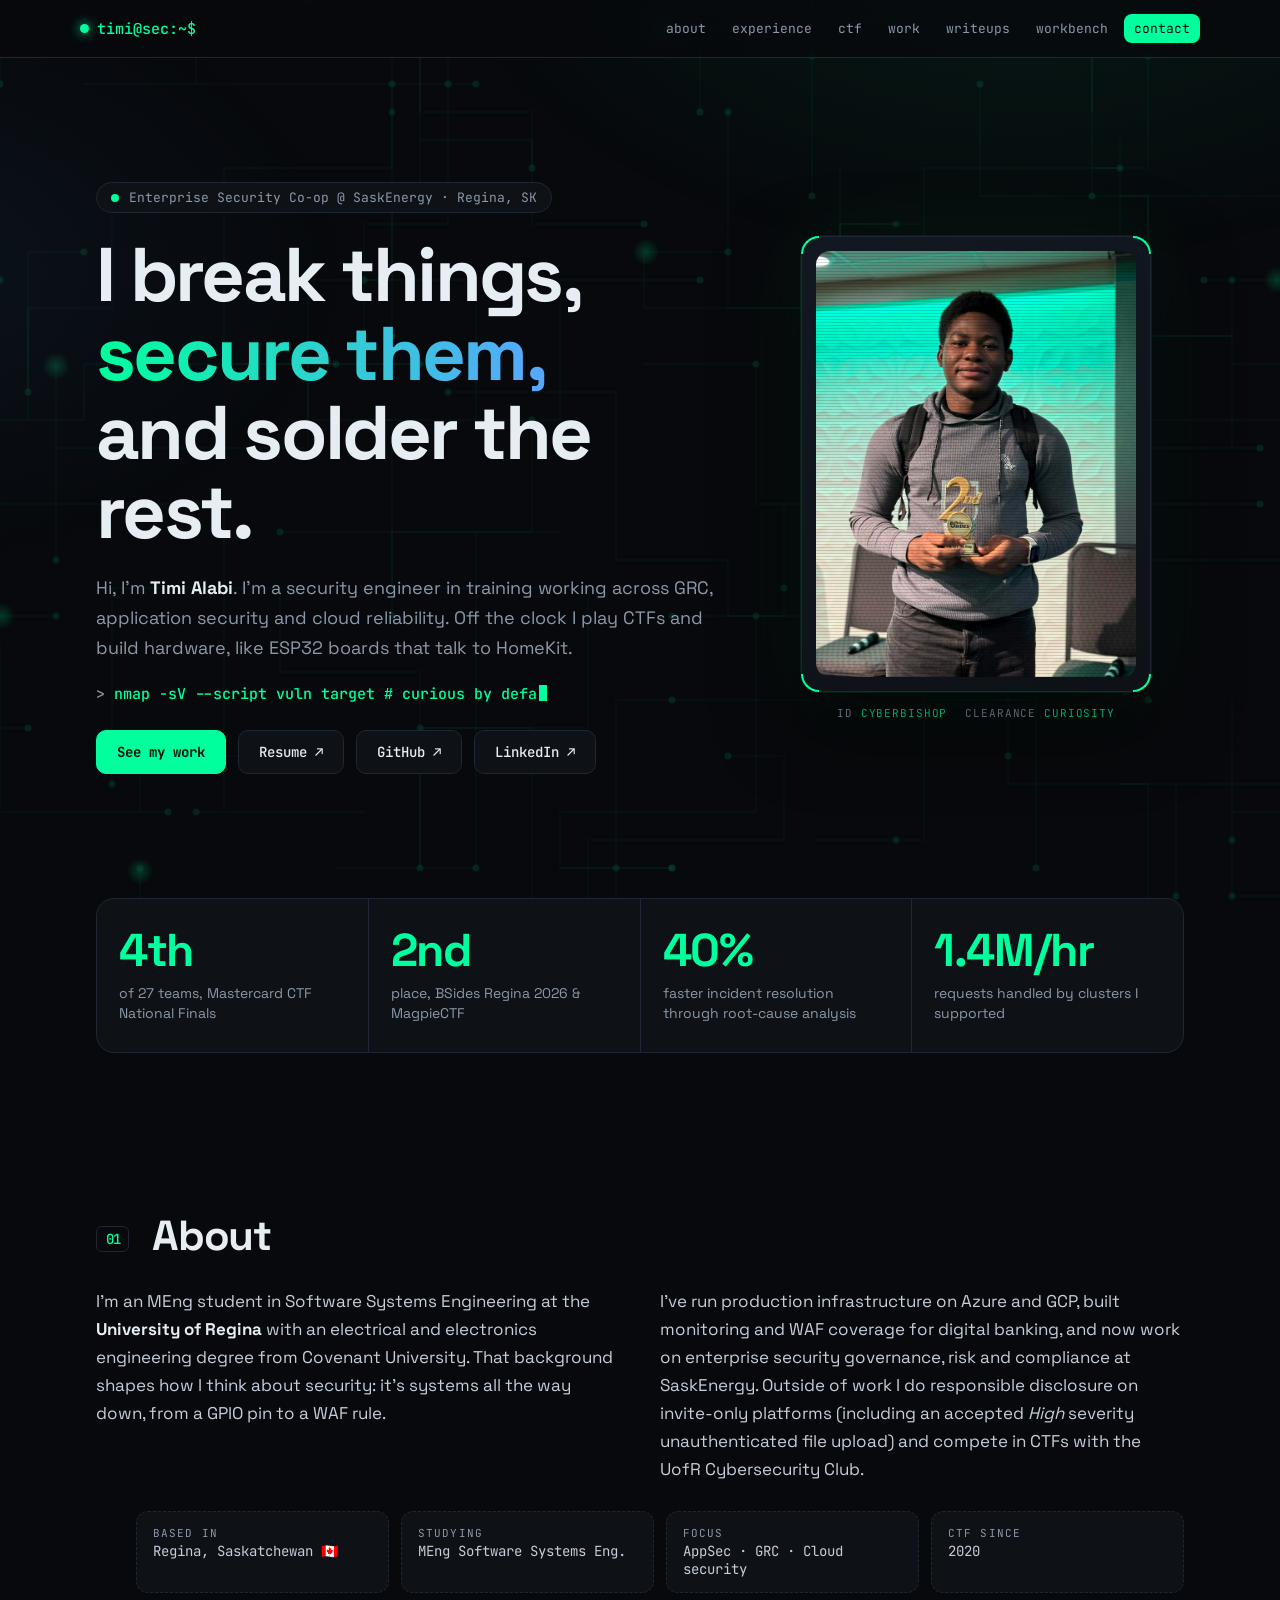
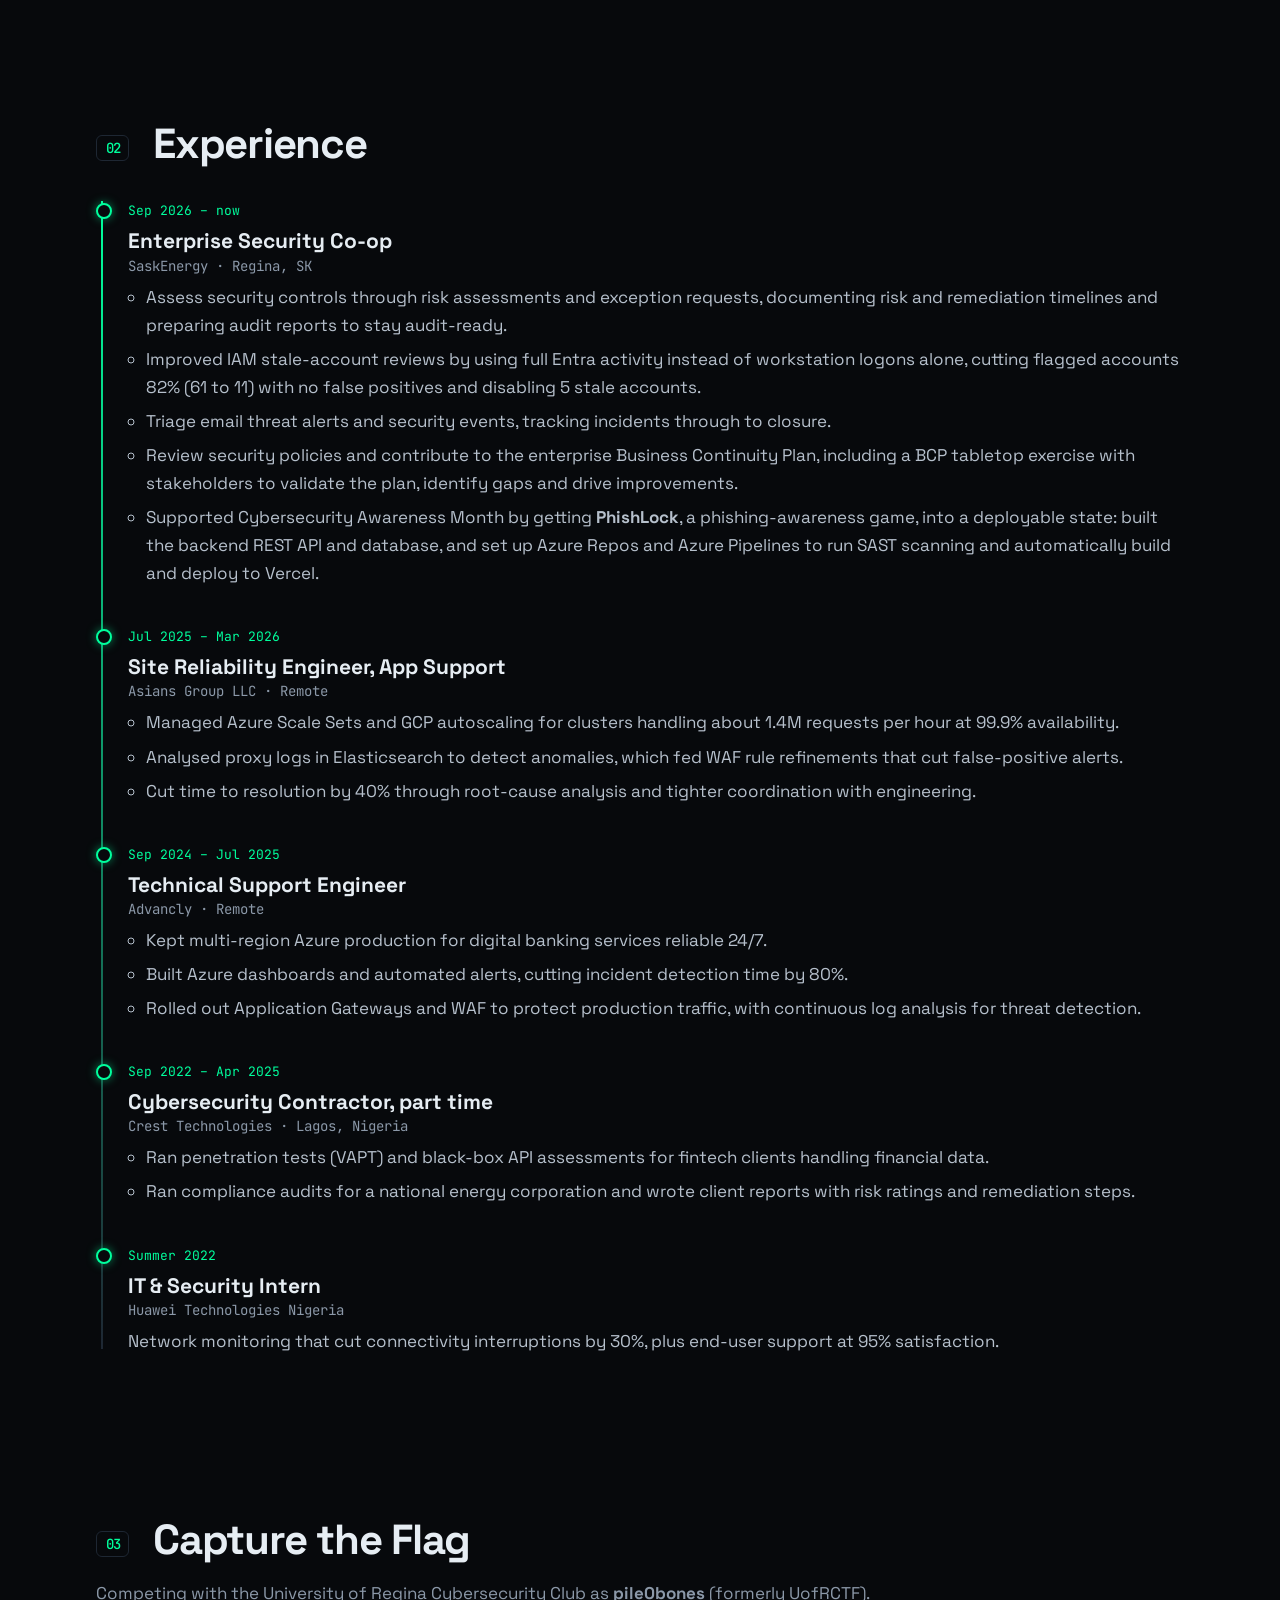
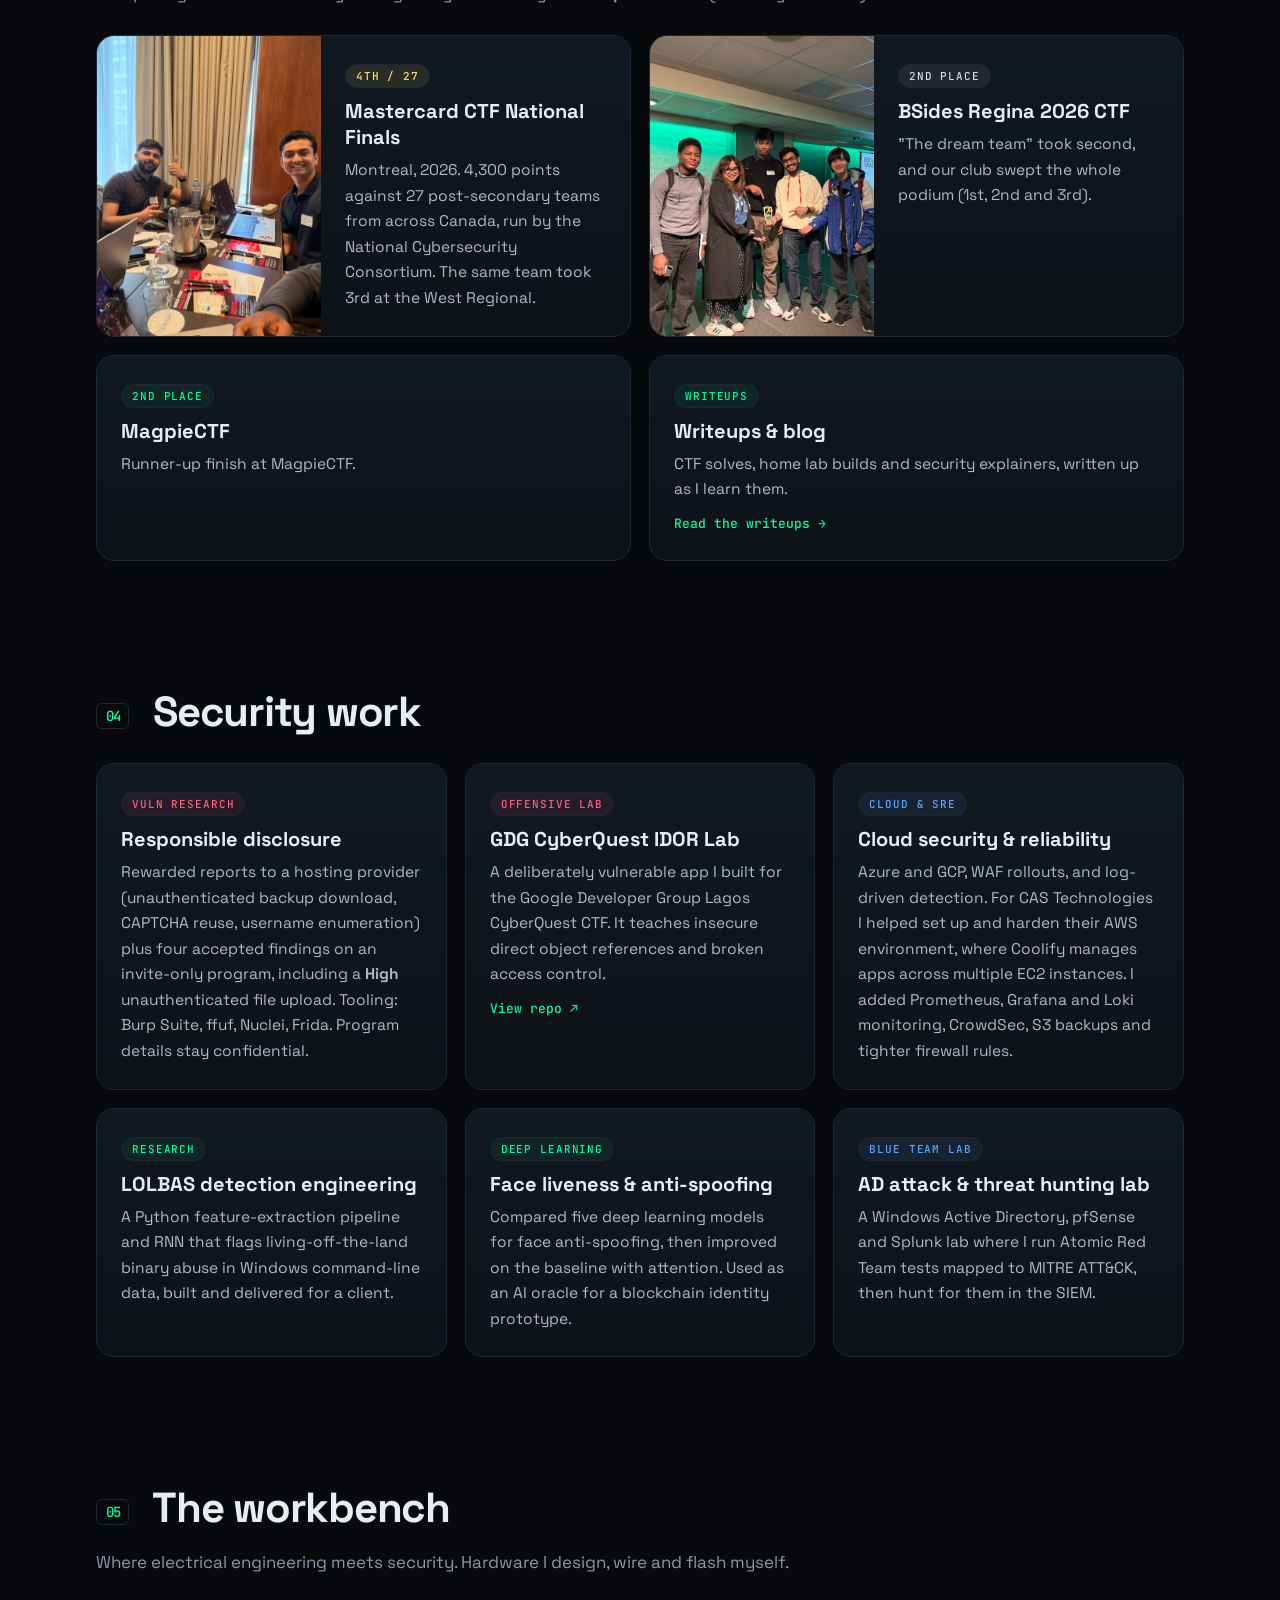
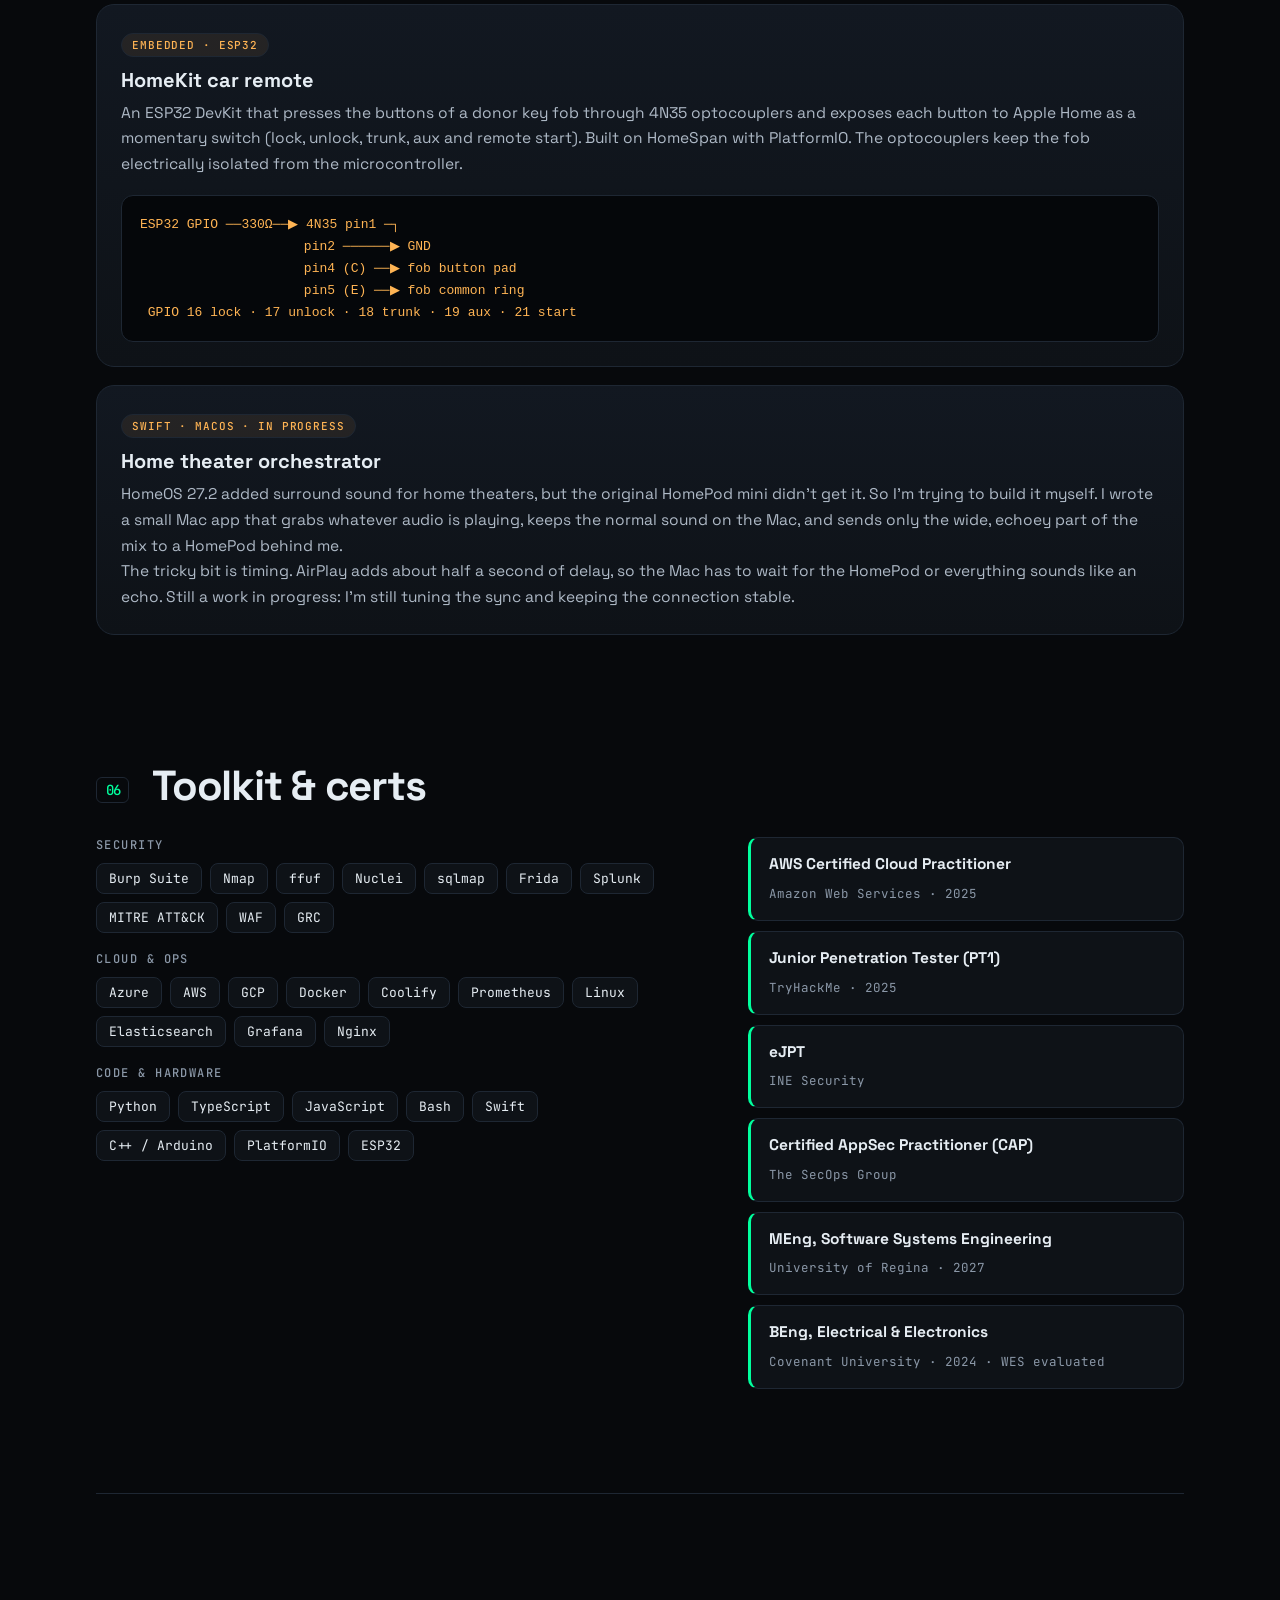
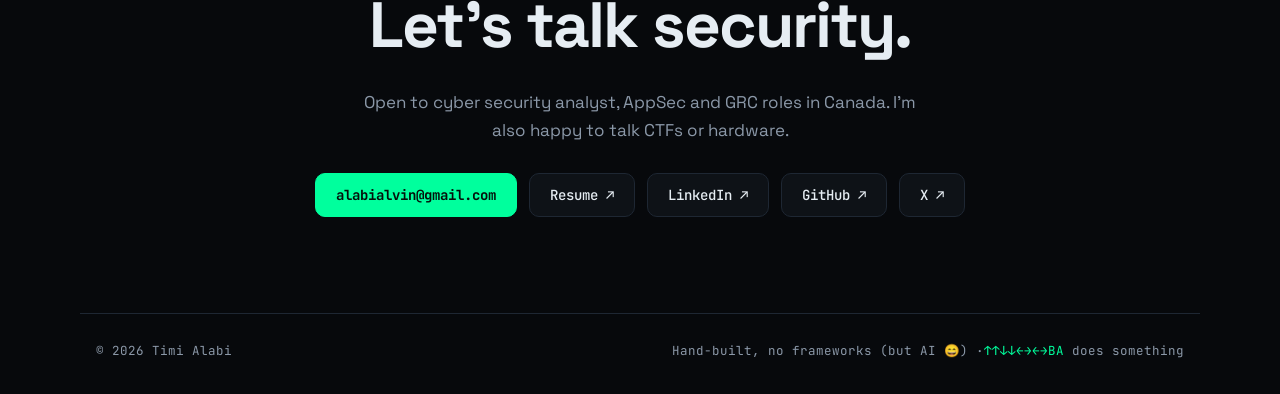
<file: index.html>
<!doctype html>
<html lang="en">
<head>
<meta charset="utf-8">
<meta name="viewport" content="width=device-width, initial-scale=1">
<title>Timi Alabi · Security Engineer</title>
<meta name="description" content="Timi Alabi: security engineer, CTF competitor and hardware tinkerer. Enterprise security (GRC), vulnerability research, cloud and embedded projects.">
<meta property="og:title" content="Timi Alabi · Security Engineer">
<meta property="og:description" content="Breaks things, secures things, builds circuits. 4th of 27 at the Mastercard CTF National Finals.">
<meta property="og:image" content="assets/nationals.jpg">
<meta name="theme-color" content="#07090c">
<link rel="icon" href="data:image/svg+xml,%3Csvg xmlns='http://www.w3.org/2000/svg' viewBox='0 0 32 32'%3E%3Crect width='32' height='32' rx='7' fill='%2307090c'/%3E%3Cpath d='M7 22l6-6-6-6M15 23h10' stroke='%2300ff9d' stroke-width='3' fill='none' stroke-linecap='round' stroke-linejoin='round'/%3E%3C/svg%3E">
<link rel="preconnect" href="https://fonts.googleapis.com">
<link rel="preconnect" href="https://fonts.gstatic.com" crossorigin>
<link href="https://fonts.googleapis.com/css2?family=Space+Grotesk:wght@400;500;700&family=JetBrains+Mono:wght@400;500;700&display=swap" rel="stylesheet">
<link rel="stylesheet" href="style.css">
</head>
<body>
<canvas id="pcb" aria-hidden="true"></canvas>
<div class="grain" aria-hidden="true"></div>

<header class="nav">
  <a class="logo" href="#top"><span class="dot"></span>timi@sec:~$</a>
  <button class="menu" aria-label="Menu" aria-expanded="false" aria-controls="nav"><span></span><span></span><span></span></button>
  <nav id="nav">
    <a href="#about">about</a>
    <a href="#experience">experience</a>
    <a href="#ctf">ctf</a>
    <a href="#work">work</a>
    <a href="writeups/">writeups</a>
    <a href="#bench">workbench</a>
    <a href="#contact" class="cta">contact</a>
  </nav>
</header>

<main id="top">
  <section class="hero">
    <div class="hero-text">
      <p class="status"><span class="pulse"></span> Enterprise Security Co-op @ SaskEnergy · Regina, SK</p>
      <h1>I break things,<br><span class="grad">secure them,</span><br>and solder the rest.</h1>
      <p class="lead">Hi, I'm <strong>Timi Alabi</strong>. I'm a security engineer in training working across GRC, application security and cloud reliability. Off the clock I play CTFs and build hardware, like ESP32 boards that talk to HomeKit.</p>
      <div class="typed" aria-live="off"><span class="prompt">&gt;</span> <span id="typed"></span><span class="caret"></span></div>
      <div class="btns">
        <a class="btn primary" href="#work">See my work</a>
        <a class="btn" href="assets/Timi_Alabi_Resume.pdf" target="_blank" rel="noopener">Resume ↗</a>
        <a class="btn" href="https://github.com/CyberBishop" target="_blank" rel="noopener">GitHub ↗</a>
        <a class="btn" href="https://www.linkedin.com/in/alviiin/" target="_blank" rel="noopener">LinkedIn ↗</a>
      </div>
    </div>
    <figure class="portrait">
      <div class="frame">
        <img src="assets/timi.jpg" alt="Timi Alabi holding the BSides Regina 2nd place CTF trophy" width="320" height="427">
        <span class="corner tl"></span><span class="corner tr"></span><span class="corner bl"></span><span class="corner br"></span>
      </div>
      <figcaption><span>ID</span> CyberBishop <span>CLEARANCE</span> curiosity</figcaption>
    </figure>
  </section>

  <section class="stats" aria-label="Highlights">
    <div><b data-count="4" data-suffix="th">0</b><span>of 27 teams, Mastercard CTF National Finals</span></div>
    <div><b data-count="2" data-suffix="nd">0</b><span>place, BSides Regina 2026 &amp; MagpieCTF</span></div>
    <div><b data-count="40" data-suffix="%">0</b><span>faster incident resolution through root-cause analysis</span></div>
    <div><b data-count="1.4" data-suffix="M/hr">0</b><span>requests handled by clusters I supported</span></div>
  </section>

  <section id="about" class="section">
    <h2><i>01</i> About</h2>
    <div class="about-grid">
      <p>I'm an MEng student in Software Systems Engineering at the <strong>University of Regina</strong> with an electrical and electronics engineering degree from Covenant University. That background shapes how I think about security: it's systems all the way down, from a GPIO pin to a WAF rule.</p>
      <p>I've run production infrastructure on Azure and GCP, built monitoring and WAF coverage for digital banking, and now work on enterprise security governance, risk and compliance at SaskEnergy. Outside of work I do responsible disclosure on invite-only platforms (including an accepted <em>High</em> severity unauthenticated file upload) and compete in CTFs with the UofR Cybersecurity Club.</p>
      <ul class="facts">
        <li><span>Based in</span> Regina, Saskatchewan 🇨🇦</li>
        <li><span>Studying</span> MEng Software Systems Eng.</li>
        <li><span>Focus</span> AppSec · GRC · Cloud security</li>
        <li><span>CTF since</span> 2020</li>
      </ul>
    </div>
  </section>

  <section id="experience" class="section">
    <h2><i>02</i> Experience</h2>
    <ol class="timeline">
      <li>
        <time>Sep 2026 – now</time>
        <h3>Enterprise Security Co-op <small>SaskEnergy · Regina, SK</small></h3>
        <ul>
          <li>Assess security controls through risk assessments and exception requests, documenting risk and remediation timelines and preparing audit reports to stay audit-ready.</li>
          <li>Improved IAM stale-account reviews by using full Entra activity instead of workstation logons alone, cutting flagged accounts 82% (61 to 11) with no false positives and disabling 5 stale accounts.</li>
          <li>Triage email threat alerts and security events, tracking incidents through to closure.</li>
          <li>Review security policies and contribute to the enterprise Business Continuity Plan, including a BCP tabletop exercise with stakeholders to validate the plan, identify gaps and drive improvements.</li>
          <li>Supported Cybersecurity Awareness Month by getting <strong>PhishLock</strong>, a phishing-awareness game, into a deployable state: built the backend REST API and database, and set up Azure Repos and Azure Pipelines to run SAST scanning and automatically build and deploy to Vercel.</li>
        </ul>
      </li>
      <li>
        <time>Jul 2025 – Mar 2026</time>
        <h3>Site Reliability Engineer, App Support <small>Asians Group LLC · Remote</small></h3>
        <ul>
          <li>Managed Azure Scale Sets and GCP autoscaling for clusters handling about 1.4M requests per hour at 99.9% availability.</li>
          <li>Analysed proxy logs in Elasticsearch to detect anomalies, which fed WAF rule refinements that cut false-positive alerts.</li>
          <li>Cut time to resolution by 40% through root-cause analysis and tighter coordination with engineering.</li>
        </ul>
      </li>
      <li>
        <time>Sep 2024 – Jul 2025</time>
        <h3>Technical Support Engineer <small>Advancly · Remote</small></h3>
        <ul>
          <li>Kept multi-region Azure production for digital banking services reliable 24/7.</li>
          <li>Built Azure dashboards and automated alerts, cutting incident detection time by 80%.</li>
          <li>Rolled out Application Gateways and WAF to protect production traffic, with continuous log analysis for threat detection.</li>
        </ul>
      </li>
      <li>
        <time>Sep 2022 – Apr 2025</time>
        <h3>Cybersecurity Contractor, part time <small>Crest Technologies · Lagos, Nigeria</small></h3>
        <ul>
          <li>Ran penetration tests (VAPT) and black-box API assessments for fintech clients handling financial data.</li>
          <li>Ran compliance audits for a national energy corporation and wrote client reports with risk ratings and remediation steps.</li>
        </ul>
      </li>
      <li>
        <time>Summer 2022</time>
        <h3>IT &amp; Security Intern <small>Huawei Technologies Nigeria</small></h3>
        <p>Network monitoring that cut connectivity interruptions by 30%, plus end-user support at 95% satisfaction.</p>
      </li>
    </ol>
  </section>

  <section id="ctf" class="section">
    <h2><i>03</i> Capture the Flag</h2>
    <p class="sub">Competing with the University of Regina Cybersecurity Club as <strong>pile0bones</strong> (formerly UofRCTF).</p>
    <div class="ctf-grid">
      <article class="card photo">
        <img src="assets/nationals.jpg" alt="Team pile0bones at the Mastercard CTF National Finals in Montreal" loading="lazy">
        <div>
          <span class="tag gold">4th / 27</span>
          <h3>Mastercard CTF National Finals</h3>
          <p>Montreal, 2026. 4,300 points against 27 post-secondary teams from across Canada, run by the National Cybersecurity Consortium. The same team took 3rd at the West Regional.</p>
        </div>
      </article>
      <article class="card photo">
        <img src="assets/bsides.jpg" alt="Podium at BSides Regina 2026" loading="lazy">
        <div>
          <span class="tag silver">2nd place</span>
          <h3>BSides Regina 2026 CTF</h3>
          <p>"The dream team" took second, and our club swept the whole podium (1st, 2nd and 3rd).</p>
        </div>
      </article>
      <article class="card slim">
        <span class="tag">2nd place</span>
        <h3>MagpieCTF</h3>
        <p>Runner-up finish at MagpieCTF.</p>
      </article>
      <article class="card slim">
        <span class="tag">Writeups</span>
        <h3>Writeups &amp; blog</h3>
        <p>CTF solves, home lab builds and security explainers, written up as I learn them.</p>
        <a href="writeups/">Read the writeups →</a>
      </article>
    </div>
  </section>

  <section id="work" class="section">
    <h2><i>04</i> Security work</h2>
    <div class="grid3">
      <article class="card">
        <span class="tag red">Vuln research</span>
        <h3>Responsible disclosure</h3>
        <p>Rewarded reports to a hosting provider (unauthenticated backup download, CAPTCHA reuse, username enumeration) plus four accepted findings on an invite-only program, including a <strong>High</strong> unauthenticated file upload. Tooling: Burp Suite, ffuf, Nuclei, Frida. Program details stay confidential.</p>
      </article>
      <article class="card">
        <span class="tag red">Offensive lab</span>
        <h3>GDG CyberQuest IDOR Lab</h3>
        <p>A deliberately vulnerable app I built for the Google Developer Group Lagos CyberQuest CTF. It teaches insecure direct object references and broken access control.</p>
        <a href="https://github.com/CyberBishop/GDG-Cyberquest-IDOR-Lab" target="_blank" rel="noopener">View repo ↗</a>
      </article>
      <article class="card">
        <span class="tag blue">Cloud &amp; SRE</span>
        <h3>Cloud security &amp; reliability</h3>
        <p>Azure and GCP, WAF rollouts, and log-driven detection. For CAS Technologies I helped set up and harden their AWS environment, where Coolify manages apps across multiple EC2 instances. I added Prometheus, Grafana and Loki monitoring, CrowdSec, S3 backups and tighter firewall rules.</p>
      </article>
      <article class="card">
        <span class="tag green">Research</span>
        <h3>LOLBAS detection engineering</h3>
        <p>A Python feature-extraction pipeline and RNN that flags living-off-the-land binary abuse in Windows command-line data, built and delivered for a client.</p>
      </article>
      <article class="card">
        <span class="tag green">Deep learning</span>
        <h3>Face liveness &amp; anti-spoofing</h3>
        <p>Compared five deep learning models for face anti-spoofing, then improved on the baseline with attention. Used as an AI oracle for a blockchain identity prototype.</p>
      </article>
      <article class="card">
        <span class="tag blue">Blue team lab</span>
        <h3>AD attack &amp; threat hunting lab</h3>
        <p>A Windows Active Directory, pfSense and Splunk lab where I run Atomic Red Team tests mapped to MITRE ATT&amp;CK, then hunt for them in the SIEM.</p>
      </article>
    </div>
  </section>

  <section id="bench" class="section">
    <h2><i>05</i> The workbench</h2>
    <p class="sub">Where electrical engineering meets security. Hardware I design, wire and flash myself.</p>
    <div class="bench">
      <article class="card wide">
        <span class="tag amber">Embedded · ESP32</span>
        <h3>HomeKit car remote</h3>
        <p>An ESP32 DevKit that presses the buttons of a donor key fob through 4N35 optocouplers and exposes each button to Apple Home as a momentary switch (lock, unlock, trunk, aux and remote start). Built on HomeSpan with PlatformIO. The optocouplers keep the fob electrically isolated from the microcontroller.</p>
        <pre class="wiring" aria-label="Wiring diagram"><code>ESP32 GPIO ──330Ω──▶ 4N35 pin1 ─┐
                     pin2 ──────▶ GND
                     pin4 (C) ──▶ fob button pad
                     pin5 (E) ──▶ fob common ring
 GPIO 16 lock · 17 unlock · 18 trunk · 19 aux · 21 start</code></pre>
      </article>
      <article class="card wide theater">
        <span class="tag amber">Swift · macOS · In progress</span>
        <h3>Home theater orchestrator</h3>
        <p>HomeOS 27.2 added surround sound for home theaters, but the original HomePod mini didn't get it. So I'm trying to build it myself. I wrote a small Mac app that grabs whatever audio is playing, keeps the normal sound on the Mac, and sends only the wide, echoey part of the mix to a HomePod behind me.</p>
        <p>The tricky bit is timing. AirPlay adds about half a second of delay, so the Mac has to wait for the HomePod or everything sounds like an echo. Still a work in progress: I'm still tuning the sync and keeping the connection stable.</p>
      </article>
    </div>
  </section>

  <section class="section">
    <h2><i>06</i> Toolkit &amp; certs</h2>
    <div class="kit">
      <div>
        <h4>Security</h4>
        <p class="chips"><span>Burp Suite</span><span>Nmap</span><span>ffuf</span><span>Nuclei</span><span>sqlmap</span><span>Frida</span><span>Splunk</span><span>MITRE ATT&amp;CK</span><span>WAF</span><span>GRC</span></p>
        <h4>Cloud &amp; ops</h4>
        <p class="chips"><span>Azure</span><span>AWS</span><span>GCP</span><span>Docker</span><span>Coolify</span><span>Prometheus</span><span>Linux</span><span>Elasticsearch</span><span>Grafana</span><span>Nginx</span></p>
        <h4>Code &amp; hardware</h4>
        <p class="chips"><span>Python</span><span>TypeScript</span><span>JavaScript</span><span>Bash</span><span>Swift</span><span>C++ / Arduino</span><span>PlatformIO</span><span>ESP32</span></p>
      </div>
      <ul class="certs">
        <li><b>AWS Certified Cloud Practitioner</b><span>Amazon Web Services · 2025</span></li>
        <li><b>Junior Penetration Tester (PT1)</b><span>TryHackMe · 2025</span></li>
        <li><b>eJPT</b><span>INE Security</span></li>
        <li><b>Certified AppSec Practitioner (CAP)</b><span>The SecOps Group</span></li>
        <li><b>MEng, Software Systems Engineering</b><span>University of Regina · 2027</span></li>
        <li><b>BEng, Electrical &amp; Electronics</b><span>Covenant University · 2024 · WES evaluated</span></li>
      </ul>
    </div>
  </section>

  <section id="contact" class="section contact">
    <h2>Let's talk security.</h2>
    <p>Open to cyber security analyst, AppSec and GRC roles in Canada. I'm also happy to talk CTFs or hardware.</p>
    <div class="btns center">
      <a class="btn primary" href="mailto:alabialvin@gmail.com">alabialvin@gmail.com</a>
      <a class="btn" href="assets/Timi_Alabi_Resume.pdf" target="_blank" rel="noopener">Resume ↗</a>
      <a class="btn" href="https://www.linkedin.com/in/alviiin/" target="_blank" rel="noopener">LinkedIn ↗</a>
      <a class="btn" href="https://github.com/CyberBishop" target="_blank" rel="noopener">GitHub ↗</a>
      <a class="btn" href="https://twitter.com/_cyberbishop_" target="_blank" rel="noopener">X ↗</a>
    </div>
  </section>
</main>

<footer>
  <span>© 2026 Timi Alabi</span>
  <span>Hand-built, no frameworks (but AI 😄) ·<kbd>↑↑↓↓←→←→BA</kbd> does something</span>
</footer>

<script src="main.js"></script>
</body>
</html>
</file>
<file: style.css>
:root{
  --bg:#07090c; --panel:#0e1217; --panel2:#121821; --line:#1e2733; --text:#e6edf3; --mute:#8b98a8;
  --accent:#00ff9d; --amber:#ffb454; --red:#ff5c7a; --blue:#58a6ff;
  --mono:'JetBrains Mono',ui-monospace,Menlo,monospace; --sans:'Space Grotesk',system-ui,sans-serif;
}
*{box-sizing:border-box;margin:0}
html{scroll-behavior:smooth;scroll-padding-top:72px}
body{background:var(--bg);color:var(--text);font:400 17px/1.65 var(--sans);overflow-x:hidden}
#pcb{position:fixed;inset:0;width:100%;height:100%;z-index:-2;opacity:.35}
.grain{position:fixed;inset:0;z-index:-1;pointer-events:none;background:radial-gradient(1000px 600px at 80% -10%,rgba(0,255,157,.08),transparent 60%),radial-gradient(800px 500px at -10% 30%,rgba(88,166,255,.07),transparent 60%)}
a{color:inherit}
.nav{position:sticky;top:0;z-index:10;display:flex;justify-content:space-between;align-items:center;gap:16px;padding:14px max(16px,calc((100vw - 1120px)/2));background:rgba(7,9,12,.75);backdrop-filter:blur(14px);border-bottom:1px solid var(--line)}
.logo{font:500 15px var(--mono);text-decoration:none;color:var(--accent);display:flex;align-items:center;gap:8px;white-space:nowrap}
.dot{width:9px;height:9px;border-radius:50%;background:var(--accent);box-shadow:0 0 12px var(--accent)}
.nav nav{display:flex;gap:6px;align-items:center;flex-wrap:wrap;justify-content:flex-end}
.nav nav a{font:400 13px var(--mono);color:var(--mute);text-decoration:none;padding:6px 10px;border-radius:8px;transition:.2s}
.nav nav a:hover{color:var(--text);background:var(--panel)}
.nav nav .cta{color:var(--bg);background:var(--accent)}
.nav nav .cta:hover{color:var(--bg);box-shadow:0 0 18px rgba(0,255,157,.5)}
main{max-width:1120px;margin:auto;padding:0 16px}
.hero{display:grid;grid-template-columns:1.5fr 1fr;gap:48px;align-items:center;min-height:calc(100vh - 60px);padding:56px 0}
.status{font:400 13px var(--mono);color:var(--mute);display:inline-flex;align-items:center;gap:10px;border:1px solid var(--line);background:var(--panel);padding:6px 14px;border-radius:99px}
.pulse{width:8px;height:8px;border-radius:50%;background:var(--accent);animation:pulse 2s infinite}
@keyframes pulse{0%{box-shadow:0 0 0 0 rgba(0,255,157,.6)}100%{box-shadow:0 0 0 12px transparent}}
h1{font:700 clamp(38px,6.4vw,76px)/1.04 var(--sans);letter-spacing:-.035em;margin:22px 0}
.grad{background:linear-gradient(90deg,var(--accent),var(--blue));-webkit-background-clip:text;background-clip:text;color:transparent}
.lead{color:var(--mute);max-width:56ch;font-size:18px}
.lead strong{color:var(--text)}
.typed{margin:22px 0;font:500 15px var(--mono);color:var(--accent);min-height:24px}
.prompt{color:var(--mute)}
.caret{display:inline-block;width:8px;height:16px;background:var(--accent);vertical-align:-2px;margin-left:2px;animation:blink 1s steps(1) infinite}
@keyframes blink{50%{opacity:0}}
.btns{display:flex;flex-wrap:wrap;gap:12px;margin-top:8px}
.btns.center{justify-content:center}
.btn{font:500 14px var(--mono);text-decoration:none;padding:12px 20px;border-radius:10px;border:1px solid var(--line);background:var(--panel);transition:.2s}
.btn:hover{border-color:var(--accent);transform:translateY(-2px)}
.btn.primary{background:var(--accent);color:#04120b;border-color:var(--accent);font-weight:700}
.btn.primary:hover{box-shadow:0 8px 28px rgba(0,255,157,.35)}
.portrait{justify-self:center;text-align:center}
.frame{position:relative;padding:14px;border:1px solid var(--line);border-radius:22px;background:linear-gradient(160deg,var(--panel2),var(--panel));box-shadow:0 0 0 1px rgba(0,255,157,.08),0 30px 80px rgba(0,0,0,.6),0 0 80px rgba(0,255,157,.08)}
.frame img{display:block;width:min(320px,70vw);height:auto;aspect-ratio:3/4;border-radius:14px;object-fit:cover;object-position:50% 25%;filter:saturate(1.05) contrast(1.03)}
.frame::after{content:"";position:absolute;inset:14px;border-radius:14px;background:repeating-linear-gradient(0deg,rgba(0,0,0,.14) 0 1px,transparent 1px 3px);pointer-events:none}
.corner{position:absolute;width:18px;height:18px;border:2px solid var(--accent)}
.tl{top:-1px;left:-1px;border-right:0;border-bottom:0;border-top-left-radius:22px}
.tr{top:-1px;right:-1px;border-left:0;border-bottom:0;border-top-right-radius:22px}
.bl{bottom:-1px;left:-1px;border-right:0;border-top:0;border-bottom-left-radius:22px}
.br{bottom:-1px;right:-1px;border-left:0;border-top:0;border-bottom-right-radius:22px}
figcaption{font:400 11px var(--mono);color:var(--accent);margin-top:14px;letter-spacing:.08em;text-transform:uppercase}
figcaption span{color:var(--mute);margin-left:10px}
figcaption span:first-child{margin-left:0}
.stats{display:grid;grid-template-columns:repeat(4,1fr);gap:1px;background:var(--line);border:1px solid var(--line);border-radius:18px;overflow:hidden;margin-bottom:96px}
.stats div{background:var(--panel);padding:28px 22px}
.stats b{display:block;font:700 clamp(30px,4vw,46px)/1 var(--sans);color:var(--accent);letter-spacing:-.03em}
.stats span{display:block;margin-top:10px;font-size:14px;color:var(--mute);line-height:1.45}
.section{padding:64px 0}
h2{font:700 clamp(28px,4vw,42px)/1.1 var(--sans);letter-spacing:-.03em;margin-bottom:28px}
h2 i{font:500 14px var(--mono);color:var(--accent);font-style:normal;margin-right:14px;vertical-align:middle;border:1px solid var(--line);padding:3px 9px;border-radius:6px}
.sub{color:var(--mute);margin:-12px 0 28px}
.about-grid{display:grid;grid-template-columns:1fr 1fr;gap:28px 40px;color:#c4cdd8}
.about-grid strong{color:var(--text)}
.facts{grid-column:1/-1;list-style:none;display:grid;grid-template-columns:repeat(4,1fr);gap:12px;font:400 14px var(--mono)}
.facts li{padding:14px 16px;border:1px dashed var(--line);border-radius:12px;background:var(--panel)}
.facts span{display:block;color:var(--mute);font-size:11px;text-transform:uppercase;letter-spacing:.1em;margin-bottom:2px}
.timeline{list-style:none;position:relative;padding-left:32px}
.timeline::before{content:"";position:absolute;left:5px;top:6px;bottom:6px;width:2px;background:linear-gradient(var(--accent),var(--line))}
.timeline li{position:relative;margin-bottom:34px}
.timeline li::before{content:"";position:absolute;left:-32px;top:8px;width:12px;height:12px;border-radius:50%;background:var(--bg);border:2px solid var(--accent);box-shadow:0 0 10px rgba(0,255,157,.5)}
.timeline time{font:400 13px var(--mono);color:var(--accent)}
.timeline h3{font:700 21px/1.3 var(--sans);margin:4px 0 8px}
.timeline small{display:block;font:400 14px var(--mono);color:var(--mute);margin-top:2px}
.timeline p,.timeline li li{color:#b6c0cc}
.timeline ul{padding-left:18px}
.timeline ul li{margin:0 0 6px}
.timeline ul li::before{display:none}
.card{background:linear-gradient(180deg,var(--panel2),var(--panel));border:1px solid var(--line);border-radius:18px;padding:24px;transition:.25s;position:relative;overflow:hidden}
.card:hover{border-color:rgba(0,255,157,.45);transform:translateY(-4px);box-shadow:0 18px 50px rgba(0,0,0,.5)}
.card h3{font:700 20px/1.3 var(--sans);margin:10px 0 8px}
.card p{color:#aeb9c6;font-size:15.5px}
.card a{display:inline-block;margin-top:12px;font:500 13px var(--mono);color:var(--accent);text-decoration:none}
.card a:hover{text-decoration:underline}
.tag{display:inline-block;font:500 11px var(--mono);text-transform:uppercase;letter-spacing:.08em;padding:4px 10px;border-radius:99px;border:1px solid var(--line);color:var(--accent);background:rgba(0,255,157,.06)}
.tag.red{color:var(--red);background:rgba(255,92,122,.08)}
.tag.blue{color:var(--blue);background:rgba(88,166,255,.08)}
.tag.green{color:var(--accent)}
.tag.amber{color:var(--amber);background:rgba(255,180,84,.08)}
.tag.gold{color:#ffd76a;background:rgba(255,215,106,.1)}
.tag.silver{color:#d2dae4;background:rgba(210,218,228,.08)}
.grid3{display:grid;grid-template-columns:repeat(3,1fr);gap:18px}
.ctf-grid{display:grid;grid-template-columns:repeat(2,1fr);gap:18px}
.card.photo{padding:0;display:grid;grid-template-columns:42% 1fr}
.card.photo img{width:100%;height:100%;object-fit:cover;min-height:260px;display:block}
.card.photo div{padding:24px}
.bench{display:grid;grid-template-columns:repeat(2,1fr);gap:18px}
.card.wide{grid-column:1/-1}
.wiring{margin-top:18px;padding:18px;border-radius:12px;background:#05070a;border:1px solid var(--line);overflow-x:auto;font:400 13px/1.6 var(--mono);color:var(--amber)}
.kit{display:grid;grid-template-columns:1.2fr 1fr;gap:40px}
.kit h4{font:500 12px var(--mono);text-transform:uppercase;letter-spacing:.12em;color:var(--mute);margin:18px 0 10px}
.kit h4:first-child{margin-top:0}
.chips{display:flex;flex-wrap:wrap;gap:8px}
.chips span{font:400 13px var(--mono);padding:6px 12px;border:1px solid var(--line);background:var(--panel);border-radius:8px;transition:.2s}
.chips span:hover{border-color:var(--accent);color:var(--accent)}
.certs{list-style:none;display:grid;gap:10px;align-content:start}
.certs li{padding:14px 18px;border:1px solid var(--line);border-left:3px solid var(--accent);border-radius:10px;background:var(--panel)}
.certs b{display:block;font-weight:700;font-size:15.5px}
.certs span{font:400 12.5px var(--mono);color:var(--mute)}
.contact{text-align:center;padding:96px 0;border-top:1px solid var(--line);margin-top:40px}
.contact h2{font-size:clamp(34px,6vw,64px)}
.contact p{color:var(--mute);max-width:52ch;margin:0 auto 28px}
footer{display:flex;justify-content:space-between;flex-wrap:wrap;gap:8px;max-width:1120px;margin:auto;padding:28px 16px 40px;color:var(--mute);font:400 12.5px var(--mono);border-top:1px solid var(--line)}
kbd{font:inherit;color:var(--accent)}
.reveal{opacity:0;transform:translateY(24px);transition:opacity .7s,transform .7s}
.reveal.in{opacity:1;transform:none}
body.konami{filter:hue-rotate(160deg)}
@media (max-width:900px){
  .hero{grid-template-columns:1fr;min-height:auto;padding-top:40px}
  .portrait{order:-1}
  .stats{grid-template-columns:repeat(2,1fr)}
  .about-grid,.kit,.ctf-grid,.bench{grid-template-columns:1fr}
  .grid3{grid-template-columns:1fr 1fr}
  .facts{grid-template-columns:1fr 1fr}
}
@media (max-width:600px){
  .grid3{grid-template-columns:1fr}
  .card.photo{grid-template-columns:1fr}
  .card.photo img{min-height:0;aspect-ratio:4/3}
  .stats b{font-size:30px}
}
@media (prefers-reduced-motion:reduce){
  *{animation:none!important;transition:none!important}
  .reveal{opacity:1;transform:none}
  html{scroll-behavior:auto}
}
.group{margin-top:18px;border:1px solid var(--line);border-radius:18px;overflow:hidden;background:var(--panel)}
.group img{display:block;width:100%;max-height:520px;object-fit:cover;object-position:50% 40%}
.group figcaption{margin:0;padding:12px 18px;color:var(--mute);text-transform:none;letter-spacing:0;font-size:12.5px}
.theater .flow{display:flex;flex-wrap:wrap;align-items:center;gap:12px;margin:20px 0;padding:18px;border:1px solid var(--line);border-radius:14px;background:#05070a;font-family:var(--mono)}
.node{padding:10px 16px;border:1px solid var(--line);border-radius:10px;background:var(--panel);font-size:14px;font-weight:500;text-align:center}
.node small{display:block;color:var(--mute);font-size:11px;font-weight:400}
.node.hot{border-color:var(--accent);color:var(--accent);box-shadow:0 0 18px rgba(0,255,157,.15)}
.arrow{color:var(--accent)}
.fork{display:grid;gap:8px;flex:1;min-width:260px}
.leg{font-size:12.5px;color:#aeb9c6;padding:9px 14px;border-left:3px solid var(--amber);background:var(--panel);border-radius:0 8px 8px 0}
.leg span{color:var(--amber);font-weight:700;margin-right:8px}
.leg+.leg{border-left-color:var(--accent)}
.leg+.leg span{color:var(--accent)}
.points{list-style:none;display:grid;gap:10px;padding:0;margin-top:6px}
.points li{color:#aeb9c6;font-size:15px;padding-left:18px;position:relative}
.points li::before{content:">";position:absolute;left:0;color:var(--accent);font-family:var(--mono)}
.points b{color:var(--text)}
.wu{max-width:860px}
.wu #cards{grid-template-columns:1fr}
.pcard{display:grid;grid-template-columns:220px 1fr;gap:22px;padding:0;text-decoration:none;color:inherit;margin:0}
.pcard img{width:100%;height:100%;min-height:150px;object-fit:cover;display:block}
.pcard>div{padding:22px 22px 22px 0}
.pcard h3{font-size:22px}
.tags{font:400 12px var(--mono)!important;color:var(--mute)!important;margin-top:8px}
.post{padding:48px 0 80px}
.post h1{font-size:clamp(30px,5vw,48px);margin:8px 0 10px}
.post .meta{font:400 13px var(--mono);color:var(--accent)}
.back{font:500 13px var(--mono);color:var(--accent);text-decoration:none;display:inline-block;margin:6px 0 18px}
.prose{color:#c4cdd8;font-size:17px;margin:28px 0 36px}
.prose h2,.prose h3{font-family:var(--sans);color:var(--text);margin:36px 0 12px;letter-spacing:-.02em}
.prose h2{font-size:28px}.prose h3{font-size:22px}
.prose p,.prose ul,.prose ol,.prose blockquote,.prose pre{margin:0 0 16px}
.prose ul,.prose ol{padding-left:24px}
.prose li{margin-bottom:6px}
.prose a{color:var(--accent)}
.prose img{max-width:100%;height:auto;border-radius:12px;border:1px solid var(--line);margin:12px 0;display:block}
.prose blockquote{border-left:3px solid var(--accent);padding:6px 16px;background:var(--panel);border-radius:0 10px 10px 0;color:#aeb9c6}
.prose code{font:400 .88em var(--mono);background:var(--panel);border:1px solid var(--line);padding:2px 6px;border-radius:6px;color:var(--amber)}
.prose pre{background:#05070a;border:1px solid var(--line);border-radius:12px;padding:16px;overflow-x:auto}
.prose pre code{background:none;border:0;padding:0;color:#d5dde6}
.prose hr{border:0;border-top:1px solid var(--line);margin:28px 0}
@media (max-width:600px){.pcard{grid-template-columns:1fr}.pcard>div{padding:0 20px 20px}}

.menu{display:none;background:var(--panel);border:1px solid var(--line);border-radius:10px;width:42px;height:38px;padding:0;cursor:pointer;flex-direction:column;justify-content:center;align-items:center;gap:5px}
.menu span{display:block;width:18px;height:2px;background:var(--text);border-radius:2px;transition:.25s}
.menu[aria-expanded="true"] span:nth-child(1){transform:translateY(7px) rotate(45deg)}
.menu[aria-expanded="true"] span:nth-child(2){opacity:0}
.menu[aria-expanded="true"] span:nth-child(3){transform:translateY(-7px) rotate(-45deg)}
@media (max-width:900px){
  .menu{display:flex}
  .nav nav{position:absolute;top:100%;left:0;right:0;flex-direction:column;align-items:stretch;gap:2px;padding:10px 16px 16px;background:rgba(7,9,12,.97);backdrop-filter:blur(14px);border-bottom:1px solid var(--line);display:none}
  .nav nav.open{display:flex}
  .nav nav a{font-size:15px;padding:12px 14px}
  .nav nav .cta{text-align:center;margin-top:6px}
}
.pcard.nocover{grid-template-columns:1fr}
.pcard.nocover>div{padding:22px}
</file>
